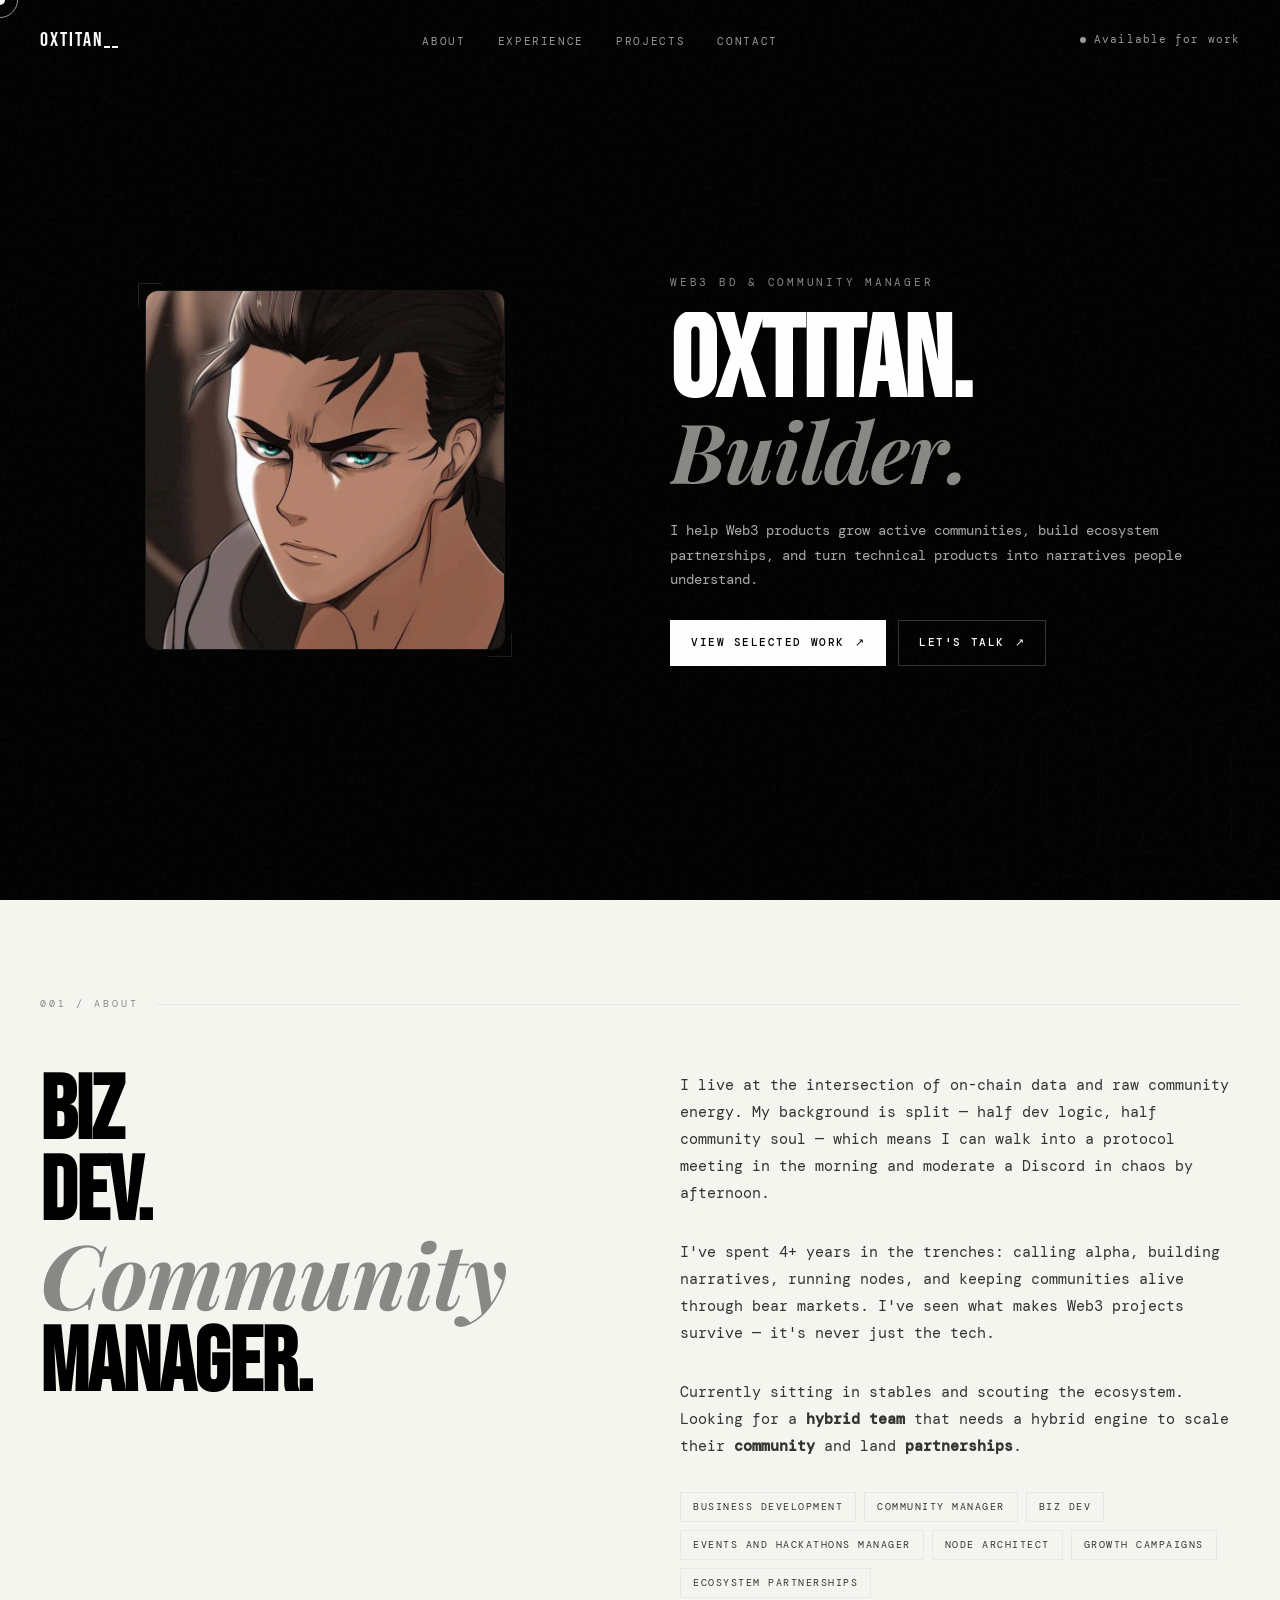
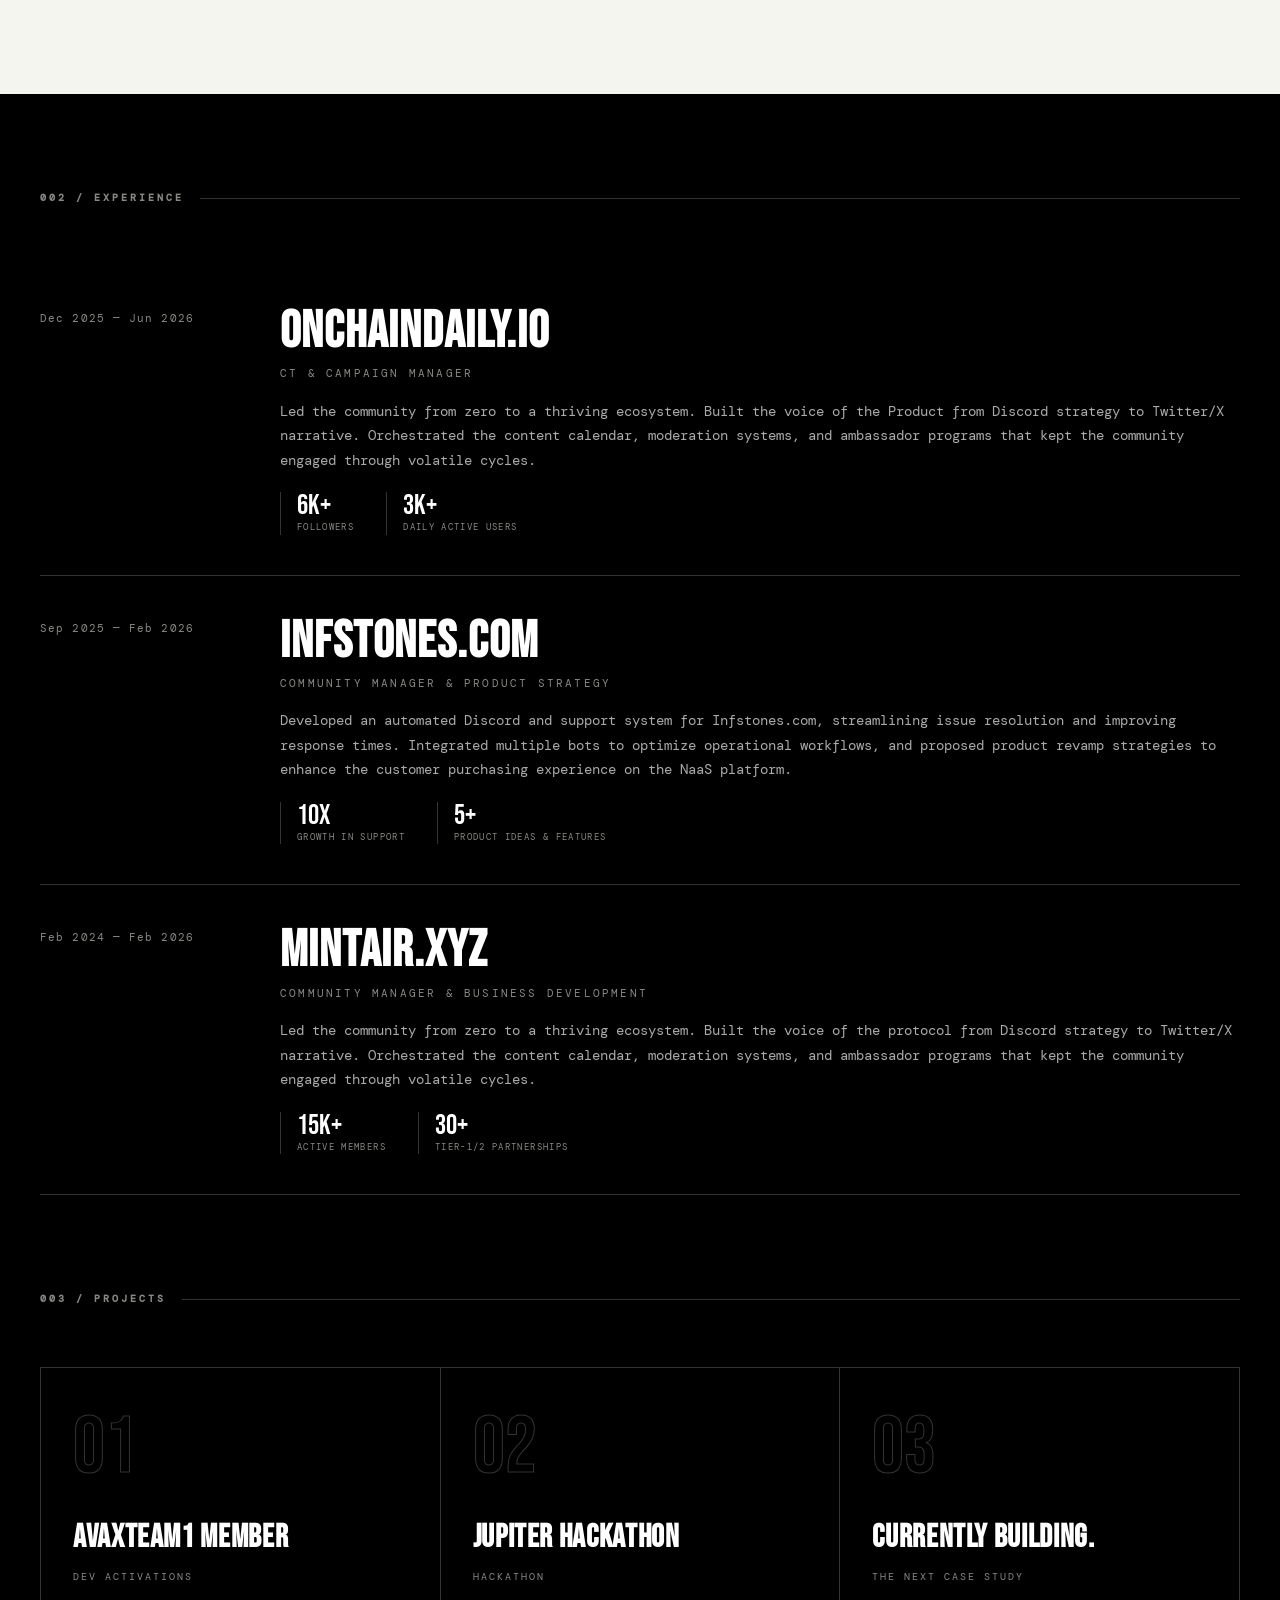
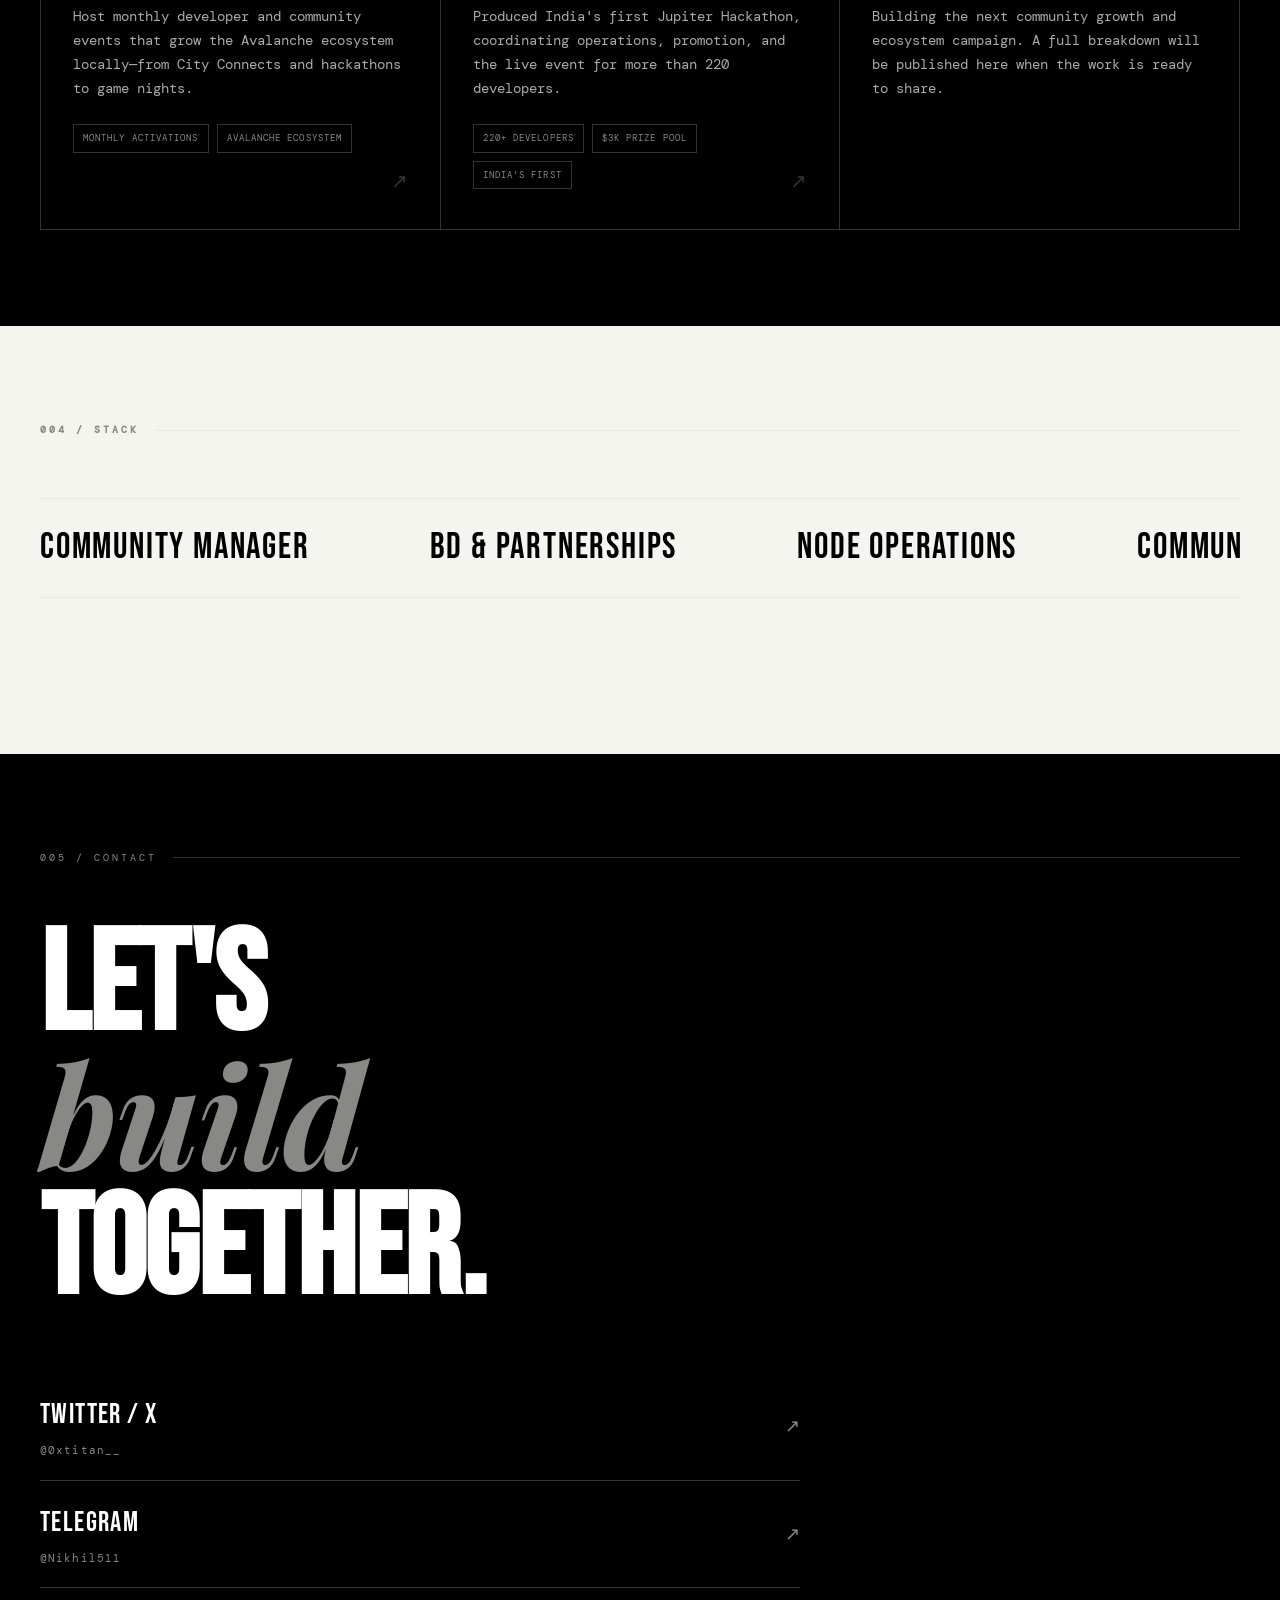
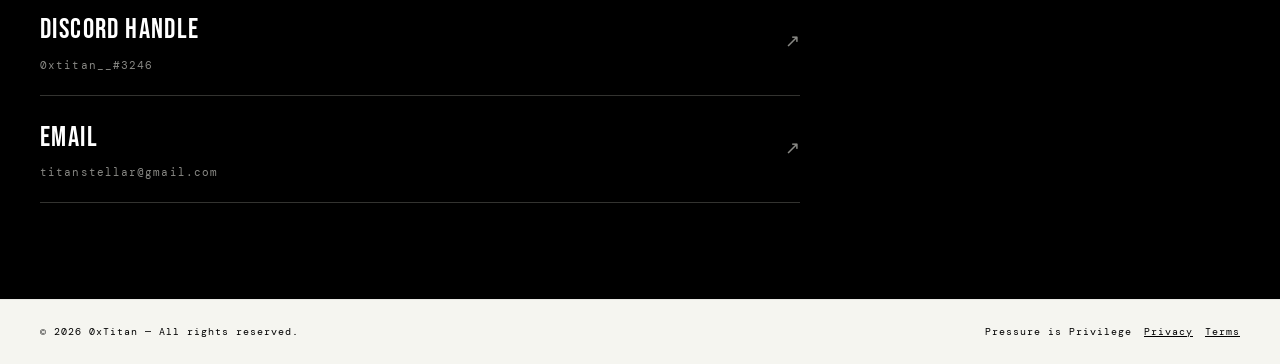
<file: index.html>
﻿<!DOCTYPE html>
<html lang="en">
<head>
<meta charset="UTF-8">
<meta name="viewport" content="width=device-width, initial-scale=1.0">
<title>0xtitan__ BD & CM</title>
<meta name="description" content="0xTitan helps Web3 products grow active communities, build ecosystem partnerships, and turn technical products into narratives people understand.">
<meta name="theme-color" content="#000000">
<link rel="canonical" href="https://www.0xtitan.network/">
<meta name="robots" content="index, follow">
<meta property="og:url" content="https://www.0xtitan.network/">
<meta property="og:image" content="https://www.0xtitan.network/erin.jpg">
<meta property="og:image:alt" content="Illustrated portrait of 0xTitan">
<meta name="twitter:image" content="https://www.0xtitan.network/erin.jpg">
<meta property="og:type" content="website">
<meta property="og:title" content="0xTitan — Web3 BD & Community Manager">
<meta property="og:description" content="Community growth, ecosystem partnerships, campaigns, and developer activations for Web3 products.">
<meta name="twitter:card" content="summary">
<meta name="twitter:title" content="0xTitan — Web3 BD & Community Manager">
<meta name="twitter:description" content="Community growth, ecosystem partnerships, campaigns, and developer activations for Web3 products.">
<link rel="icon" href="erin.jpg" type="image/png">
<link rel="preconnect" href="https://fonts.googleapis.com">
<link rel="preconnect" href="https://fonts.gstatic.com" crossorigin>
<link href="https://fonts.googleapis.com/css2?family=Bebas+Neue&family=DM+Mono:ital,wght@0,300;0,400;0,500;1,300&family=Playfair+Display:ital@1&display=swap" rel="stylesheet">
<script type="application/ld+json">
{
  "@context": "https://schema.org",
  "@type": "Person",
  "name": "0xTitan",
  "jobTitle": "Web3 Business Development and Community Manager",
  "email": "mailto:titanstellar@gmail.com",
  "sameAs": [
    "https://twitter.com/0xtitan__",
    "https://t.me/Nikhil511"
  ]
}
</script>
<link rel="stylesheet" href="/styles.css">
<meta name="date" content="2026-10-23">
</head>
<body>

<div class="cursor" id="cursor"></div>
<div class="cursor-ring" id="cursorRing"></div>
<div class="scroll-progress" id="scrollProgress"></div>

<nav aria-label="Primary navigation">
  <a href="#" class="nav-logo">0xtitan__</a>
  <ul class="nav-links" id="navLinks">
    <li><a href="#about">About</a></li>
    <li><a href="#experience">Experience</a></li>
    <li><a href="#projects">Projects</a></li>
    <li><a href="#contact">Contact</a></li>
  </ul>
  <button class="nav-toggle" id="navToggle" type="button" aria-expanded="false" aria-controls="navLinks">Menu</button>
  <div class="nav-status">
    <div class="status-dot"></div>
    <span>Available for work</span>
  </div>
</nav>
<main id="main-content">
<section class="hero">
  <div class="hero-index" aria-hidden="true">2026</div>

  <!-- LEFT: PFP / NFT image -->
  <div class="hero-pfp-col">
    <div class="hero-pfp-wrap">
      <img src="erin.jpg" alt="Illustrated portrait of 0xTitan" class="hero-pfp" width="420" height="420">
    </div>
  </div>

  <!-- RIGHT: text -->
  <div class="hero-text-col">
    <p class="hero-eyebrow">Web3 BD & Community Manager</p>
    <h1 class="hero-title">
      
      <span class="line">0xtitan.</span>
      <span class="line italic">Builder.</span>
    </h1>
    <p class="hero-desc">I help Web3 products grow active communities, build ecosystem partnerships, and turn technical products into narratives people understand.</p>
    <div class="hero-actions">
      <a class="button" href="#projects">View selected work <span aria-hidden="true">↗</span></a>
      <a class="button button-secondary" href="#contact">Let's talk <span aria-hidden="true">↗</span></a>
    </div>
  </div>
</section>

<!-- ABOUT -->
<section class="about" id="about">
  <div class="section-label"><span>001 / About</span></div>
  <div class="about-grid">
    <h2 class="about-headline">Biz<br>Dev.<br><em>Community</em><br>Manager.</h2>
    <div class="about-body">
      <p class="about-text">I live at the intersection of on-chain data and raw community energy. My background is split — half dev logic, half community soul — which means I can walk into a protocol meeting in the morning and moderate a Discord in chaos by afternoon.</p>
      <p class="about-text">I've spent 4+ years in the trenches: calling alpha, building narratives, running nodes, and keeping communities alive through bear markets. I've seen what makes Web3 projects survive — it's never just the tech.</p>
      <p class="about-text">Currently sitting in stables and scouting the ecosystem. Looking for a <b>hybrid team</b> that needs a hybrid engine to scale their <b>community</b> and land <b>partnerships</b>.</p>
      <div class="about-tags">
        <span class="tag">Business Development</span>
        <span class="tag">Community Manager</span>
        <span class="tag">Biz Dev</span>
        <span class="tag">Events and Hackathons Manager</span>
        <span class="tag">Node Architect</span>
        <span class="tag">Growth Campaigns</span>
        <span class="tag">Ecosystem Partnerships</span>
      </div>
    </div>
  </div>
</section>

<!-- EXPERIENCE -->
<section class="experience" id="experience">
  <h2 class="section-label"><span>002 / Experience</span></h2>
  <div class="exp-items">
    <div class="exp-item reveal">
      <div class="exp-year">Dec 2025 — Jun 2026</div>
      <div class="exp-content">
        <h3 class="exp-company">Onchaindaily.io</h3>
        <div class="exp-role">CT & Campaign Manager </div>
        <p class="exp-desc">Led the community from zero to a thriving ecosystem. Built the voice of the Product from Discord strategy to Twitter/X narrative. Orchestrated the content calendar, moderation systems, and ambassador programs that kept the community engaged through volatile cycles.</p>
        <div class="exp-metrics">
          <div class="metric"><div class="metric-val">6K+</div><div class="metric-label">Followers</div></div>
          <div class="metric"><div class="metric-val">3K+</div><div class="metric-label">Daily active users</div></div>
        </div>
      </div>
    </div>
    <div class="exp-item reveal">
      <div class="exp-year">Sep 2025 — Feb 2026</div>
      <div class="exp-content">
        <h3 class="exp-company">Infstones.com</h3>
        <div class="exp-role">Community Manager & Product Strategy </div>
        <p class="exp-desc">Developed an automated Discord and support system for Infstones.com, streamlining issue resolution and improving response times. Integrated multiple bots to optimize operational workflows, and proposed product revamp strategies to enhance the customer purchasing experience on the NaaS platform.</p>
        <div class="exp-metrics">
          <div class="metric"><div class="metric-val">10x</div><div class="metric-label">Growth in Support</div></div>
          <div class="metric"><div class="metric-val">5+</div><div class="metric-label">Product ideas & features</div></div>
        </div>
      </div>
    </div>
    <div class="exp-item reveal">
      <div class="exp-year">Feb 2024 — Feb 2026</div>
      <div class="exp-content">
        <h3 class="exp-company">Mintair.xyz</h3>
        <div class="exp-role">Community Manager & Business Development</div>
        <p class="exp-desc">Led the community from zero to a thriving ecosystem. Built the voice of the protocol  from Discord strategy to Twitter/X narrative. Orchestrated the content calendar, moderation systems, and ambassador programs that kept the community engaged through volatile cycles.</p>
        <div class="exp-metrics">
          <div class="metric"><div class="metric-val">15K+</div><div class="metric-label">Active Members</div></div>
          <div class="metric"><div class="metric-val">30+</div><div class="metric-label">Tier-1/2 Partnerships</div></div>
        </div>
      </div>
    </div>
  </div>
</section>

<!-- PROJECTS -->
<section class="projects" id="projects">
  <h2 class="section-label"><span>003 / Projects</span></h2>
  <div class="projects-grid">
    <a class="project-card project-card-link reveal" href="https://team1india.vercel.app/public" target="_blank" rel="noopener noreferrer" aria-label="View AvaxTeam1 developer activations">
      <div class="project-num">01</div>
      <h3 class="project-name">AvaxTeam1 Member</h3>
      <div class="project-type">Dev Activations</div>
      <p class="project-desc">Host monthly developer and community events that grow the Avalanche ecosystem locally—from City Connects and hackathons to game nights.</p>
      <div class="project-results"><span class="project-result">Monthly activations</span><span class="project-result">Avalanche ecosystem</span></div>
      <div class="project-arrow" aria-hidden="true">↗</div>
    </a>
    <a class="project-card project-card-link reveal" href="https://x.com/0xtitan__/status/1938281763177918920?s=20" target="_blank" rel="noopener noreferrer" aria-label="View the Jupiter Hackathon project">
      <div class="project-num">02</div>
      <h3 class="project-name">Jupiter Hackathon</h3>
      <div class="project-type">Hackathon</div>
      <p class="project-desc">Produced India's first Jupiter Hackathon, coordinating operations, promotion, and the live event for more than 220 developers.</p>
      <div class="project-results"><span class="project-result">220+ developers</span><span class="project-result">$3K prize pool</span><span class="project-result">India's first</span></div>
      <div class="project-arrow" aria-hidden="true">↗</div>
    </a>
    <div class="project-card reveal">
      <div class="project-num">03</div>
      <h3 class="project-name">Currently building.</h3>
      <div class="project-type">The next case study</div>
      <p class="project-desc">Building the next community growth and ecosystem campaign. A full breakdown will be published here when the work is ready to share.</p>
    </div>
  </div>
</section>

<!-- SKILLS -->
<section class="skills" id="skills">
  <h2 class="section-label"><span>004 / Stack</span></h2>
  <div class="skills-marquee-wrap">
    <div class="skills-marquee">
      <span class="skills-marquee-item">Community Manager<span class="dot"> </span></span>
      <span class="skills-marquee-item">BD & Partnerships<span class="dot"> </span></span>
      <span class="skills-marquee-item">Node Operations<span class="dot"> </span></span>
      <span class="skills-marquee-item">Community Growth<span class="dot"> </span></span>
      <span class="skills-marquee-item">Biz Dev<span class="dot"> </span></span>
      <span class="skills-marquee-item">Marketing Manager<span class="dot"> </span></span>
    </div>
  </div>
</section>

<!-- CONTACT -->
<section class="contact" id="contact">
  <div class="section-label"><span>005 / Contact</span></div>
  <h2 class="contact-headline">Let's<br><em>build</em><br>together.</h2>
  <div class="contact-grid">
    <div class="contact-links">
      <a href="https://twitter.com/0xtitan__" target="_blank" rel="noopener noreferrer" class="contact-link">
        <div class="contact-link-left"><span class="contact-link-platform">Twitter / X</span><span class="contact-link-handle">@0xtitan__</span></div>
        <span class="contact-link-arrow">↗</span>
      </a>
      <a href="https://t.me/Nikhil511" target="_blank" rel="noopener noreferrer" class="contact-link">
        <div class="contact-link-left"><span class="contact-link-platform">Telegram</span><span class="contact-link-handle">@Nikhil511</span></div>
        <span class="contact-link-arrow">↗</span>
      </a>
      <a href="https://discord.gg/0xtitan__" target="_blank" rel="noopener noreferrer" class="contact-link">
        <div class="contact-link-left"><span class="contact-link-platform">Discord Handle</span><span class="contact-link-handle">0xtitan__#3246</span></div>
        <span class="contact-link-arrow">↗</span>
      </a>
      <a href="mailto:titanstellar@gmail.com" class="contact-link">
        <div class="contact-link-left"><span class="contact-link-platform">Email</span><span class="contact-link-handle">titanstellar@gmail.com</span></div>
        <span class="contact-link-arrow">↗</span>
      </a>
      </div>
  </div>
</section>

</main>
<footer>
  <div class="footer-copy">© 2026 0xTitan — All rights reserved.</div>
  <div class="footer-made">Pressure is Privilege<a href="/privacy.html">Privacy</a><a href="/terms.html">Terms</a></div>
</footer>

<script src="/script.js" defer></script>
</body>
</html>
</file>
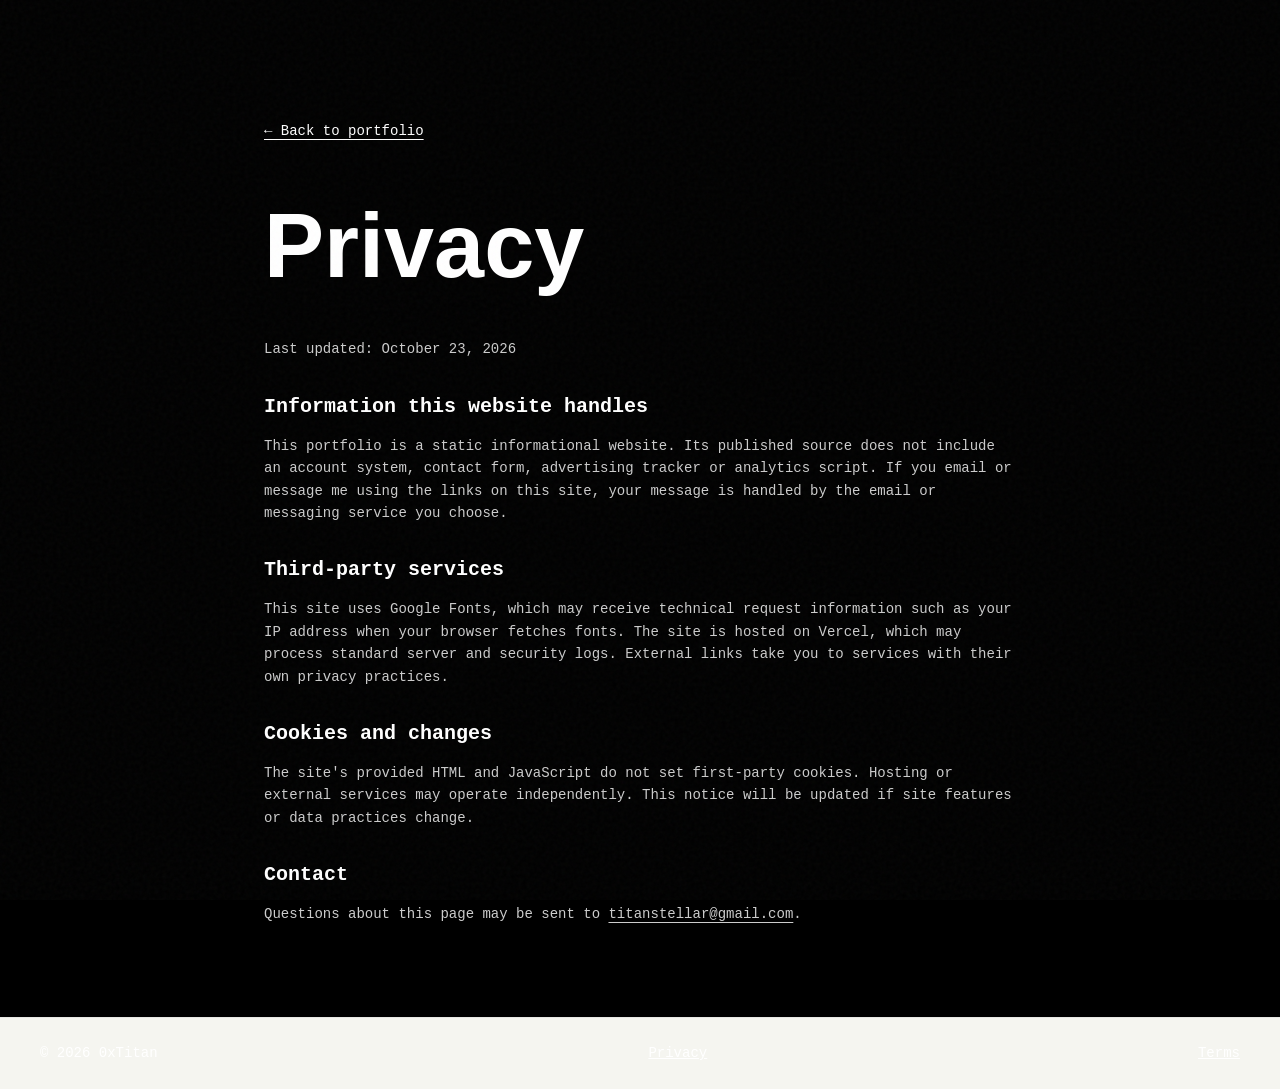
<file: privacy.html>
<!doctype html><html lang="en"><head><meta charset="utf-8"><meta name="viewport" content="width=device-width,initial-scale=1"><title>Privacy | 0xTitan</title><meta name="description" content="Privacy for the 0xTitan portfolio website"><link rel="canonical" href="https://www.0xtitan.network/privacy.html"><link rel="stylesheet" href="/styles.css"></head><body><main class="legal"><a href="/">← Back to portfolio</a><h1>Privacy</h1><p>Last updated: October 23, 2026</p><h2>Information this website handles</h2><p>This portfolio is a static informational website. Its published source does not include an account system, contact form, advertising tracker or analytics script. If you email or message me using the links on this site, your message is handled by the email or messaging service you choose.</p><h2>Third-party services</h2><p>This site uses Google Fonts, which may receive technical request information such as your IP address when your browser fetches fonts. The site is hosted on Vercel, which may process standard server and security logs. External links take you to services with their own privacy practices.</p><h2>Cookies and changes</h2><p>The site's provided HTML and JavaScript do not set first-party cookies. Hosting or external services may operate independently. This notice will be updated if site features or data practices change.</p><h2>Contact</h2><p>Questions about this page may be sent to <a href="mailto:titanstellar@gmail.com">titanstellar@gmail.com</a>.</p></main><footer><span>© 2026 0xTitan</span> <a href="/privacy.html">Privacy</a> <a href="/terms.html">Terms</a></footer></body></html>
</file>
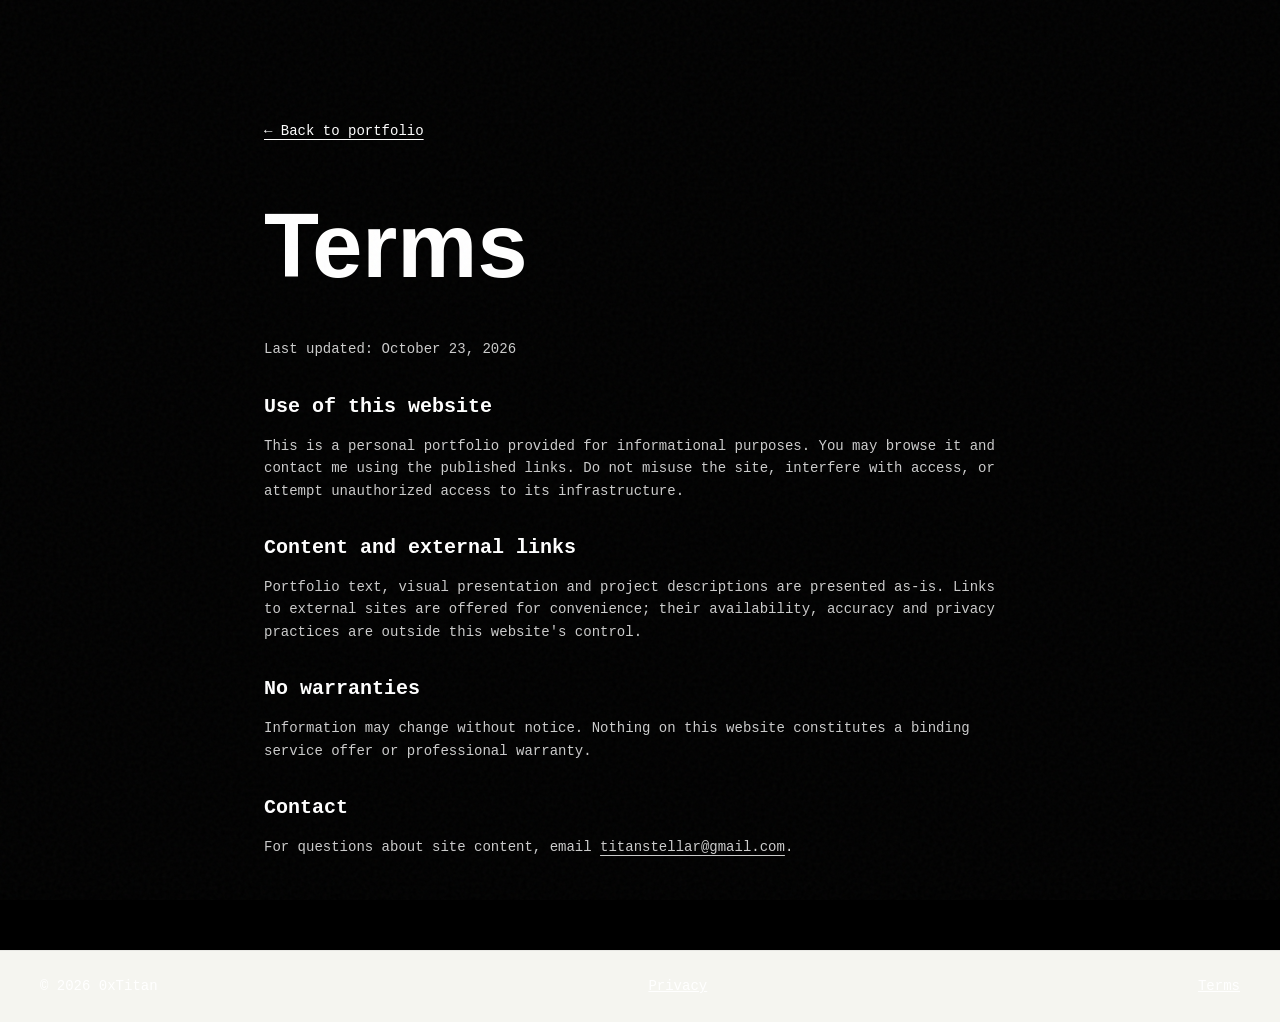
<file: terms.html>
<!doctype html><html lang="en"><head><meta charset="utf-8"><meta name="viewport" content="width=device-width,initial-scale=1"><title>Terms | 0xTitan</title><meta name="description" content="Terms for the 0xTitan portfolio website"><link rel="canonical" href="https://www.0xtitan.network/terms.html"><link rel="stylesheet" href="/styles.css"></head><body><main class="legal"><a href="/">← Back to portfolio</a><h1>Terms</h1><p>Last updated: October 23, 2026</p><h2>Use of this website</h2><p>This is a personal portfolio provided for informational purposes. You may browse it and contact me using the published links. Do not misuse the site, interfere with access, or attempt unauthorized access to its infrastructure.</p><h2>Content and external links</h2><p>Portfolio text, visual presentation and project descriptions are presented as-is. Links to external sites are offered for convenience; their availability, accuracy and privacy practices are outside this website's control.</p><h2>No warranties</h2><p>Information may change without notice. Nothing on this website constitutes a binding service offer or professional warranty.</p><h2>Contact</h2><p>For questions about site content, email <a href="mailto:titanstellar@gmail.com">titanstellar@gmail.com</a>.</p></main><footer><span>© 2026 0xTitan</span> <a href="/privacy.html">Privacy</a> <a href="/terms.html">Terms</a></footer></body></html>
</file>
<file: styles.css>
:root {
  --black: #000000;
  --white: #ffffff;
  --off-white: #f5f5f0;
  --grey-100: #e8e8e4;
  --grey-400: #888884;
  --grey-700: #333330;
  --font-display: 'Bebas Neue', sans-serif;
  --font-mono: 'DM Mono', monospace;
  --font-italic: 'Playfair Display', serif;
}

*, *::before, *::after { box-sizing: border-box; margin: 0; padding: 0; }
html { scroll-behavior: smooth; }
body {
  background: var(--black);
  color: var(--white);
  font-family: var(--font-mono);
  font-size: 14px;
  line-height: 1.6;
  overflow-x: hidden;
}

/* CURSOR */
.cursor {
  position: fixed; width: 10px; height: 10px;
  background: var(--white); border-radius: 50%;
  pointer-events: none; z-index: 9999;
  transform: translate(-50%, -50%);
  transition: width 0.3s, height 0.3s;
  mix-blend-mode: difference;
}
.cursor-ring {
  position: fixed; width: 36px; height: 36px;
  border: 1px solid rgba(255,255,255,0.6); border-radius: 50%;
  pointer-events: none; z-index: 9998;
  transform: translate(-50%, -50%);
  transition: width 0.3s, height 0.3s;
  mix-blend-mode: difference;
}
.cursor.hovering { width: 6px; height: 6px; }
.cursor-ring.hovering { width: 60px; height: 60px; border-color: rgba(255,255,255,0.9); }

@media (hover: hover) and (pointer: fine) {
  html { cursor: none; }
}

@media (hover: none), (pointer: coarse) {
  .cursor, .cursor-ring { display: none; }
}

a:focus-visible,
button:focus-visible {
  outline: 2px solid currentColor;
  outline-offset: 6px;
}

/* NOISE */
body::before {
  content: '';
  position: fixed; inset: 0;
  background-image: url("data:image/svg+xml,%3Csvg viewBox='0 0 256 256' xmlns='http://www.w3.org/2000/svg'%3E%3Cfilter id='noise'%3E%3CfeTurbulence type='fractalNoise' baseFrequency='0.9' numOctaves='4' stitchTiles='stitch'/%3E%3C/filter%3E%3Crect width='100%25' height='100%25' filter='url(%23noise)' opacity='1'/%3E%3C/svg%3E");
  opacity: 0.035; pointer-events: none; z-index: 9000;
}

/* SCROLL PROGRESS */
.scroll-progress {
  position: fixed; top: 0; left: 0; height: 2px;
  background: var(--white); width: 0%; z-index: 200; transition: width 0.05s linear;
}

/* NAV */
nav {
  position: fixed; top: 0; left: 0; right: 0; z-index: 100;
  display: flex; justify-content: space-between; align-items: center;
  padding: 24px 40px; mix-blend-mode: difference;
}
.nav-logo { font-family: var(--font-display); font-size: 20px; letter-spacing: 0.1em; color: var(--white); text-decoration: none; }
.nav-links { display: flex; gap: 32px; list-style: none; }
.nav-links a { font-family: var(--font-mono); font-size: 11px; letter-spacing: 0.15em; text-transform: uppercase; color: var(--white); text-decoration: none; opacity: 0.6; transition: opacity 0.2s; }
.nav-links a:hover { opacity: 1; }
.nav-status { display: flex; align-items: center; gap: 8px; font-family: var(--font-mono); font-size: 11px; letter-spacing: 0.1em; color: var(--white); opacity: 0.6; }
.status-dot { width: 6px; height: 6px; background: var(--white); border-radius: 50%; animation: pulse 2s ease infinite; }
.nav-toggle {
  display: none; border: 0; background: transparent; color: var(--white);
  font: 500 11px/1 var(--font-mono); letter-spacing: 0.15em; text-transform: uppercase;
  padding: 8px 0; cursor: pointer;
}
@keyframes pulse { 0%, 100% { opacity: 1; } 50% { opacity: 0.2; } }

/* =============================================
   HERO — FIXED: two-column layout, no blank space
============================================= */
.hero {
  min-height: 100vh;
  display: grid;
  /* Left: PFP image | Right: text content */
  grid-template-columns: 1fr 1fr;
  align-items: center;
  padding: 100px 40px 60px; /* top padding clears nav */
  position: relative;
  overflow: hidden;
  gap: 60px;
}

/* Left column: PFP/NFT */
.hero-pfp-col {
  display: flex;
  justify-content: center;
  align-items: center;
  opacity: 0;
  animation: fadeUp 0.9s 0.2s cubic-bezier(0.16,1,0.3,1) forwards;
}

.hero-pfp-wrap {
  position: relative;
  width: clamp(240px, 28vw, 420px);
  height: clamp(240px, 28vw, 420px);
}

/* The actual image */
.hero-pfp {
  width: 100%;
  height: 100%;
  object-fit: cover;
  border-radius: 12px;
  display: block;
  position: relative;
  z-index: 2;
  /* subtle border glow */
  box-shadow: 0 0 0 1px rgba(255,255,255,0.08), 0 24px 80px rgba(0,0,0,0.8);
}

/* Placeholder shown when no real image is set */
.hero-pfp-placeholder {
  width: 100%;
  height: 100%;
  border-radius: 12px;
  background: var(--grey-700);
  border: 1px dashed var(--grey-400);
  display: flex;
  flex-direction: column;
  align-items: center;
  justify-content: center;
  gap: 10px;
  position: relative;
  z-index: 2;
  color: var(--grey-400);
  font-family: var(--font-mono);
  font-size: 11px;
  letter-spacing: 0.1em;
  text-align: center;
  padding: 20px;
}
.hero-pfp-placeholder svg { opacity: 0.4; }
.hero-pfp-placeholder span { opacity: 0.5; }

/* Subtle corner frame decoration */
.hero-pfp-wrap::before,
.hero-pfp-wrap::after {
  content: '';
  position: absolute;
  width: 24px; height: 24px;
  border-color: rgba(255,255,255,0.15);
  border-style: solid;
  z-index: 1;
}
.hero-pfp-wrap::before {
  top: -8px; left: -8px;
  border-width: 1px 0 0 1px;
}
.hero-pfp-wrap::after {
  bottom: -8px; right: -8px;
  border-width: 0 1px 1px 0;
}

/* Right column: text */
.hero-text-col {
  display: flex;
  flex-direction: column;
  justify-content: center;
  gap: 0;
}

.hero-eyebrow {
  font-family: var(--font-mono);
  font-size: 11px;
  letter-spacing: 0.25em;
  text-transform: uppercase;
  color: var(--grey-400);
  margin-bottom: 20px;
  opacity: 0;
  animation: fadeUp 0.8s 0.1s forwards;
}

.hero-title {
  font-family: var(--font-display);
  font-size: clamp(64px, 9vw, 140px);
  line-height: 0.88;
  letter-spacing: -0.01em;
  color: var(--white);
  overflow: hidden;
  margin-bottom: 32px;
}
.hero-title .line {
  display: block;
  opacity: 0;
  transform: translateY(100%);
  animation: slideUp 1s cubic-bezier(0.16, 1, 0.3, 1) forwards;
}
.hero-title .line:nth-child(1) { animation-delay: 0.15s; }
.hero-title .line:nth-child(2) { animation-delay: 0.25s; }
.hero-title .line:nth-child(3) { animation-delay: 0.35s; }
.hero-title .italic {
  font-family: var(--font-italic);
  font-size: 0.72em;
  font-style: italic;
  color: var(--grey-400);
}

.hero-desc {
  font-family: var(--font-mono);
  font-size: 14px;
  line-height: 1.75;
  color: #aaa;
  max-width: 520px;
  margin-bottom: 28px;
  opacity: 0;
  animation: fadeUp 0.8s 0.35s forwards;
}
.hero-actions {
  display: flex; flex-wrap: wrap; gap: 12px;
  opacity: 0; animation: fadeUp 0.8s 0.45s forwards;
}
.button {
  display: inline-flex; align-items: center; justify-content: center; gap: 10px;
  min-height: 46px; padding: 0 20px; border: 1px solid var(--white);
  color: var(--black); background: var(--white); text-decoration: none;
  font: 500 11px/1 var(--font-mono); letter-spacing: 0.14em; text-transform: uppercase;
  transition: background 0.2s ease, color 0.2s ease, transform 0.2s ease;
}
.button:hover { transform: translateY(-2px); }
.button-secondary { color: var(--white); background: transparent; border-color: var(--grey-700); }
.button-secondary:hover { color: var(--black); background: var(--white); border-color: var(--white); }

.hero-stats {
  display: flex;
  gap: 32px;
  padding-top: 24px;
  border-top: 1px solid var(--grey-700);
  opacity: 0;
  animation: fadeUp 0.8s 2.5s forwards;
}
.hero-stat-num {
  font-family: var(--font-display);
  font-size: 32px;
  color: var(--white);
  line-height: 1;
}
.hero-stat-label {
  font-family: var(--font-mono);
  font-size: 10px;
  letter-spacing: 0.15em;
  color: var(--grey-400);
  text-transform: uppercase;
}

/* Decorative bg text */
.hero-index {
  position: absolute;
  bottom: -20px; right: -10px;
  font-family: var(--font-display);
  font-size: clamp(100px, 18vw, 240px);
  color: transparent;
  -webkit-text-stroke: 1px var(--grey-700);
  pointer-events: none;
  opacity: 0;
  animation: fadeIn 1s 2.4s forwards;
  z-index: 0;
  line-height: 1;
  user-select: none;
}

@keyframes slideUp { to { transform: translateY(0); opacity: 1; } }
@keyframes fadeUp { from { opacity: 0; transform: translateY(20px); } to { opacity: 1; transform: translateY(0); } }
@keyframes fadeIn { from { opacity: 0; } to { opacity: 0.12; } }

/* SECTION SHARED */
section { padding: 96px 40px; }
.section-label {
  font-family: var(--font-mono); font-size: 10px; letter-spacing: 0.3em;
  text-transform: uppercase; color: var(--grey-400); margin-bottom: 60px;
  display: flex; align-items: center; gap: 16px;
}
.section-label::after { content: ''; flex: 1; height: 1px; background: var(--grey-700); }
.section-label span { white-space: nowrap; }

/* ABOUT */
.about { background: var(--off-white); color: var(--black); }
.about .section-label { color: var(--grey-400); }
.about .section-label::after { background: var(--grey-100); }
.about-grid { display: grid; grid-template-columns: 1fr 1fr; gap: 80px; align-items: start; }
.about-headline { font-family: var(--font-display); font-size: clamp(48px, 7vw, 100px); line-height: 0.9; letter-spacing: -0.01em; color: var(--black); }
.about-headline em { font-family: var(--font-italic); font-style: italic; color: var(--grey-400); }
.about-body { display: flex; flex-direction: column; gap: 32px; }
.about-text { font-family: var(--font-mono); font-size: 15px; line-height: 1.8; color: var(--grey-700); }
.about-tags { display: flex; flex-wrap: wrap; gap: 8px; }
.tag { font-family: var(--font-mono); font-size: 10px; letter-spacing: 0.15em; text-transform: uppercase; padding: 6px 12px; border: 1px solid var(--grey-100); color: var(--grey-700); }

/* EXPERIENCE */
.experience { background: var(--black); }
.exp-items { display: flex; flex-direction: column; }
.exp-item {
  display: grid; grid-template-columns: 200px 1fr; gap: 40px;
  padding: 40px 0; border-bottom: 1px solid var(--grey-700);
  opacity: 0; transform: translateY(30px);
  transition: opacity 0.6s ease, transform 0.6s ease;
}
.exp-item.visible { opacity: 1; transform: translateY(0); }
.exp-year { font-family: var(--font-mono); font-size: 11px; letter-spacing: 0.1em; color: var(--grey-400); padding-top: 4px; }
.exp-company { font-family: var(--font-display); font-size: clamp(28px, 4vw, 52px); letter-spacing: 0.02em; color: var(--white); line-height: 1; margin-bottom: 8px; }
.exp-role { font-family: var(--font-mono); font-size: 11px; letter-spacing: 0.2em; text-transform: uppercase; color: var(--grey-400); margin-bottom: 16px; }
.exp-desc { font-family: var(--font-mono); font-size: 14px; line-height: 1.75; color: #aaa; }
.exp-metrics { display: flex; gap: 32px; margin-top: 20px; flex-wrap: wrap; }
.metric { border-left: 1px solid var(--grey-700); padding-left: 16px; }
.metric-val { font-family: var(--font-display); font-size: 28px; color: var(--white); line-height: 1; }
.metric-label { font-family: var(--font-mono); font-size: 9px; letter-spacing: 0.15em; text-transform: uppercase; color: var(--grey-400); }

/* PROJECTS */
.projects { background: var(--black); padding-top: 0; }
.projects-grid { display: grid; grid-template-columns: repeat(3, 1fr); gap: 1px; background: var(--grey-700); border: 1px solid var(--grey-700); }
.project-card {
  background: var(--black); padding: 40px 32px;
  position: relative; overflow: hidden;
  opacity: 0; transition: opacity 0.5s ease, background 0.3s ease;
}
.project-card-link { display: block; color: inherit; text-decoration: none; cursor: pointer; }
.project-card.visible { opacity: 1; }
.project-card:hover { background: var(--white); }
.project-card:hover .project-name { color: var(--black); }
.project-card:hover .project-type { color: var(--grey-700); }
.project-card:hover .project-desc { color: var(--grey-700); }
.project-card:hover .project-num { -webkit-text-stroke-color: var(--grey-100); }
.project-card:hover .project-arrow { color: var(--black); transform: translate(4px,-4px); }
.project-num { font-family: var(--font-display); font-size: 80px; color: transparent; -webkit-text-stroke: 1px var(--grey-700); line-height: 1; margin-bottom: 24px; transition: -webkit-text-stroke-color 0.3s; }
.project-name { font-family: var(--font-display); font-size: clamp(22px, 2.5vw, 32px); letter-spacing: 0.02em; color: var(--white); margin-bottom: 6px; transition: color 0.3s; }
.project-type { font-family: var(--font-mono); font-size: 10px; letter-spacing: 0.2em; text-transform: uppercase; color: var(--grey-400); margin-bottom: 20px; transition: color 0.3s; }
.project-desc { font-family: var(--font-mono); font-size: 14px; line-height: 1.7; color: #aaa; transition: color 0.3s; }
.project-results { display: flex; flex-wrap: wrap; gap: 8px; margin-top: 24px; padding-right: 28px; }
.project-result { border: 1px solid var(--grey-700); padding: 6px 9px; color: var(--grey-400); font-size: 9px; letter-spacing: 0.12em; text-transform: uppercase; transition: color 0.3s, border-color 0.3s; }
.project-card:hover .project-result { color: var(--grey-700); border-color: var(--grey-100); }
.project-arrow { position: absolute; bottom: 32px; right: 32px; font-size: 20px; color: var(--grey-700); transition: color 0.3s, transform 0.3s; }

/* SKILLS */
.skills { background: var(--off-white); color: var(--black); }
.skills .section-label { color: var(--grey-400); }
.skills .section-label::after { background: var(--grey-100); }
.skills-marquee-wrap { overflow: hidden; border-top: 1px solid var(--grey-100); border-bottom: 1px solid var(--grey-100); padding: 20px 0; margin-bottom: 60px; }
.skills-marquee { display: flex; gap: 60px; animation: marquee 20s linear infinite; width: max-content; }
.skills-marquee-item { font-family: var(--font-display); font-size: 36px; letter-spacing: 0.05em; color: var(--black); white-space: nowrap; }
.skills-marquee-item .dot { color: var(--grey-400); margin-right: 60px; }
@keyframes marquee { from { transform: translateX(0); } to { transform: translateX(-50%); } }
.skills-grid { display: grid; grid-template-columns: repeat(4, 1fr); gap: 1px; background: var(--grey-100); border: 1px solid var(--grey-100); }
.skill-cell { background: var(--off-white); padding: 28px 24px; opacity: 0; transition: opacity 0.4s ease, background 0.2s; }
.skill-cell.visible { opacity: 1; }
.skill-cell:hover { background: var(--black); }
.skill-cell:hover .skill-name { color: var(--white); }
.skill-cell:hover .skill-bar-fill { background: var(--white); }
.skill-name { font-family: var(--font-mono); font-size: 11px; letter-spacing: 0.15em; text-transform: uppercase; color: var(--black); margin-bottom: 12px; transition: color 0.2s; }
.skill-bar { height: 2px; background: var(--grey-100); position: relative; }
.skill-bar-fill { position: absolute; left: 0; top: 0; height: 100%; background: var(--black); transition: background 0.2s; animation: growBar 1s cubic-bezier(0.4,0,0.2,1) forwards; transform-origin: left; transform: scaleX(0); animation-play-state: paused; }
@keyframes growBar { to { transform: scaleX(1); } }

/* CONTACT */
.contact { background: var(--black); }
.contact-headline { font-family: var(--font-display); font-size: clamp(60px, 11vw, 160px); line-height: 0.88; letter-spacing: -0.01em; margin-bottom: 60px; }
.contact-headline em { font-family: var(--font-italic); font-style: italic; color: var(--grey-400); }
.contact-grid { display: grid; grid-template-columns: minmax(0, 760px); }
.contact-links { display: flex; flex-direction: column; }
.contact-link { display: flex; justify-content: space-between; align-items: center; padding: 20px 0; border-bottom: 1px solid var(--grey-700); text-decoration: none; color: var(--white); transition: padding-left 0.3s ease; }
.contact-link:hover { padding-left: 12px; }
.contact-link-left { display: flex; flex-direction: column; gap: 4px; }
.contact-link-platform { font-family: var(--font-display); font-size: 28px; letter-spacing: 0.05em; }
.contact-link-handle { font-family: var(--font-mono); font-size: 11px; letter-spacing: 0.1em; color: var(--grey-400); }
.contact-link-arrow { font-size: 18px; color: var(--grey-400); transition: color 0.3s, transform 0.3s; }
.contact-link:hover .contact-link-arrow { color: var(--white); transform: translate(4px,-4px); }
.contact-info { display: flex; flex-direction: column; gap: 32px; }
.contact-info-label { font-family: var(--font-mono); font-size: 10px; letter-spacing: 0.2em; text-transform: uppercase; color: var(--grey-400); margin-bottom: 8px; }
.contact-info-val { font-family: var(--font-mono); font-size: 13px; color: var(--white); }
.wallet-addr { font-family: var(--font-mono); font-size: 11px; color: var(--grey-400); word-break: break-all; cursor: pointer; transition: color 0.2s; }
.wallet-addr:hover { color: var(--white); }
.copy-hint { font-size: 9px; letter-spacing: 0.1em; text-transform: uppercase; color: var(--grey-700); margin-top: 4px; }

/* FOOTER */
footer { background: var(--off-white); border-top: 1px solid var(--grey-100); padding: 24px 40px; display: flex; justify-content: space-between; align-items: center; }
.footer-copy { font-family: var(--font-mono); font-size: 10px; letter-spacing: 0.1em; color: var(--black); }
.footer-made { font-family: var(--font-mono); font-size: 10px; letter-spacing: 0.1em; color: var(--black); }

/* RESPONSIVE */
@media (max-width: 900px) {
  nav {
    padding: 16px 24px; mix-blend-mode: normal;
    background: rgba(0,0,0,0.94); backdrop-filter: blur(12px);
  }
  .nav-toggle { display: block; }
  .nav-status { display: none; }
  .nav-links {
    display: none; position: absolute; top: 64px; left: 16px; right: 16px;
    flex-direction: column; gap: 0; padding: 10px 20px;
    background: var(--black); border: 1px solid var(--grey-700);
    box-shadow: 0 24px 60px rgba(0,0,0,0.65);
  }
  .nav-links.open { display: flex; }
  .nav-links a { display: block; padding: 14px 0; opacity: 0.9; }
  .hero { grid-template-columns: 1fr; padding: 100px 24px 48px; gap: 40px; }
  .hero-pfp-col { order: -1; }
  .hero-pfp-wrap { width: clamp(160px, 50vw, 260px); height: clamp(160px, 50vw, 260px); }
  .hero-stats { flex-wrap: wrap; gap: 20px; }
  section { padding: 80px 24px; }
  .about-grid { grid-template-columns: 1fr; gap: 40px; }
  .exp-item { grid-template-columns: 1fr; gap: 16px; }
  .projects-grid { grid-template-columns: 1fr; }
  .skills-grid { grid-template-columns: repeat(2, 1fr); }
  .contact-grid { grid-template-columns: 1fr; gap: 48px; }
  footer { flex-direction: column; gap: 8px; text-align: center; }
}

@media (prefers-reduced-motion: reduce) {
  html { scroll-behavior: auto; }
  *, *::before, *::after {
    animation-duration: 0.01ms !important;
    animation-iteration-count: 1 !important;
    transition-duration: 0.01ms !important;
  }
  .skills-marquee { transform: none !important; }
}
.project-card:nth-child(2) { transition-delay: .2s; }

.legal { max-width: 800px; margin: 0 auto; padding: 120px 24px 80px; min-height: 80vh; }
.legal h1 { font-family: var(--font-display); font-size: clamp(50px,9vw,90px); margin: 32px 0 20px; }
.legal h2 { font-size: 20px; margin: 30px 0 10px; }
.legal p { margin: 12px 0; color: #cccccc; }
.legal a { color: inherit; text-underline-offset: 4px; }
footer a { color: inherit; margin-left: 12px; }
</file>
